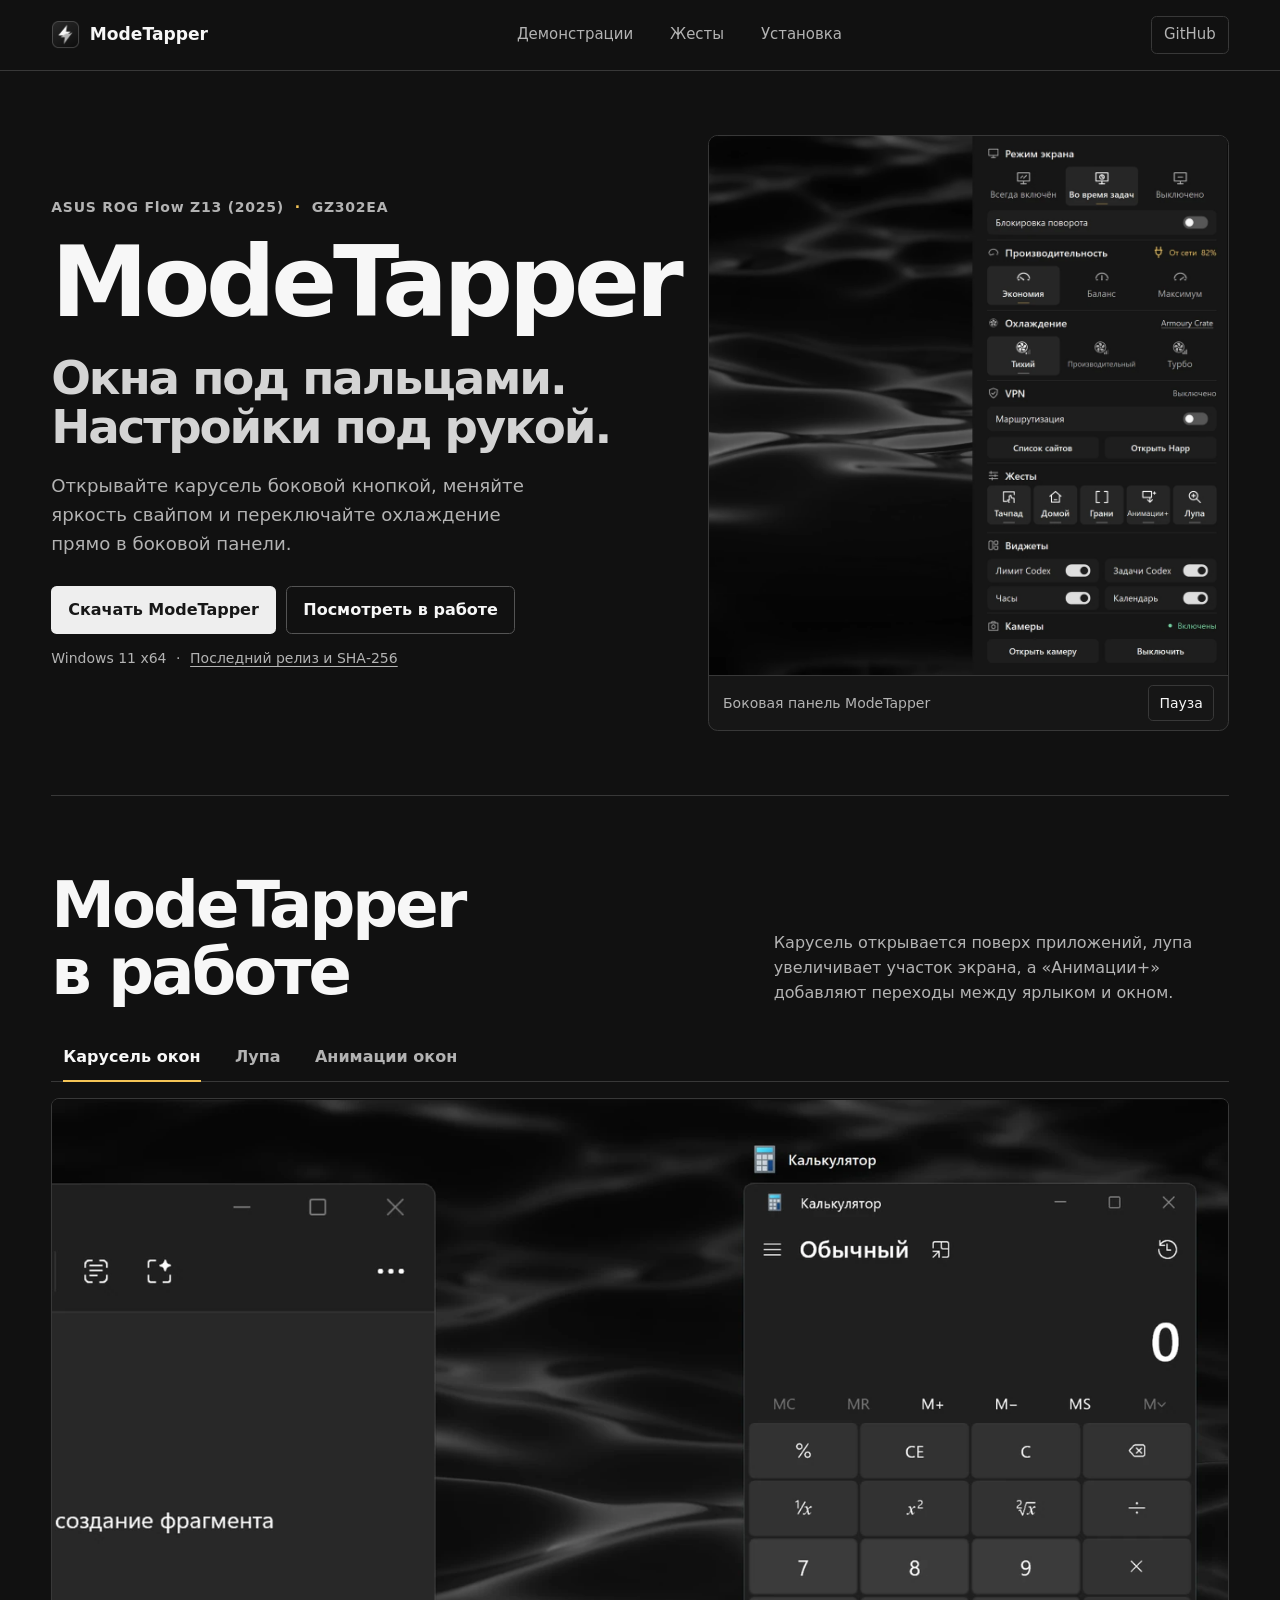
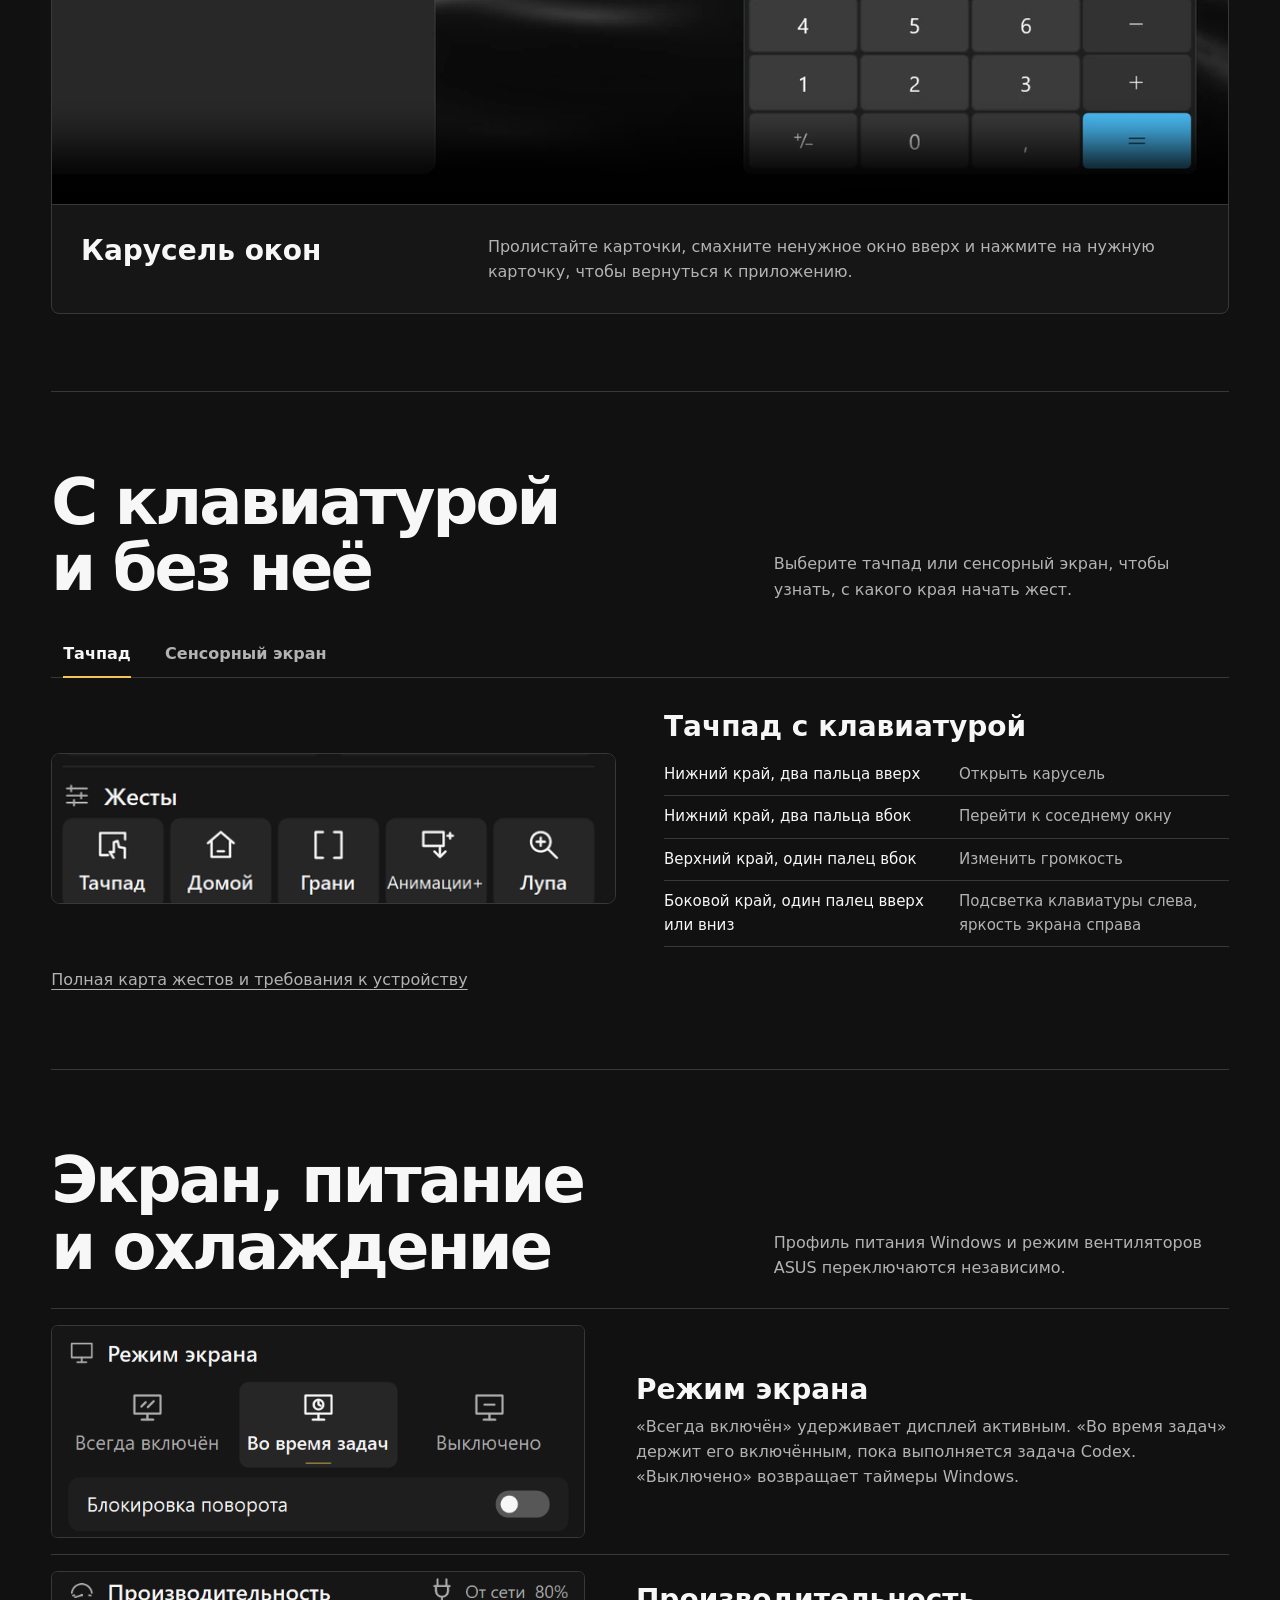
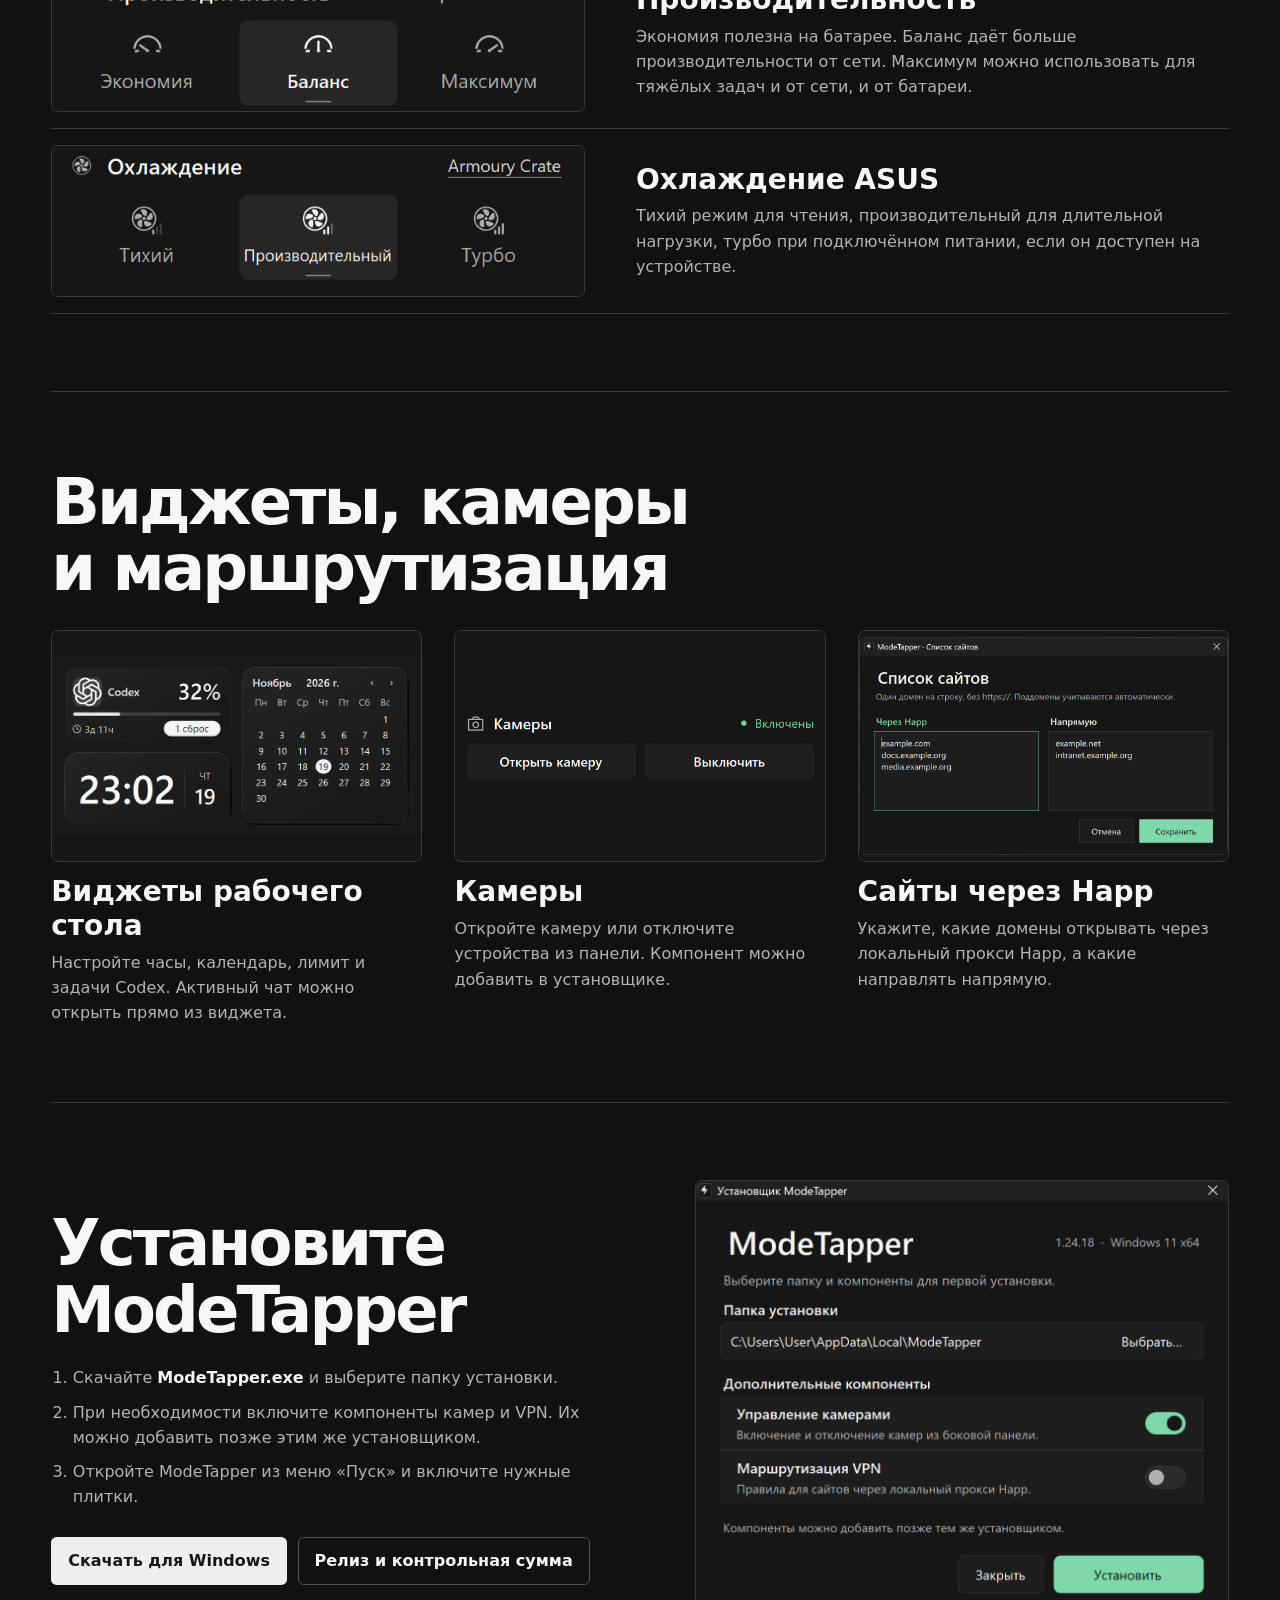
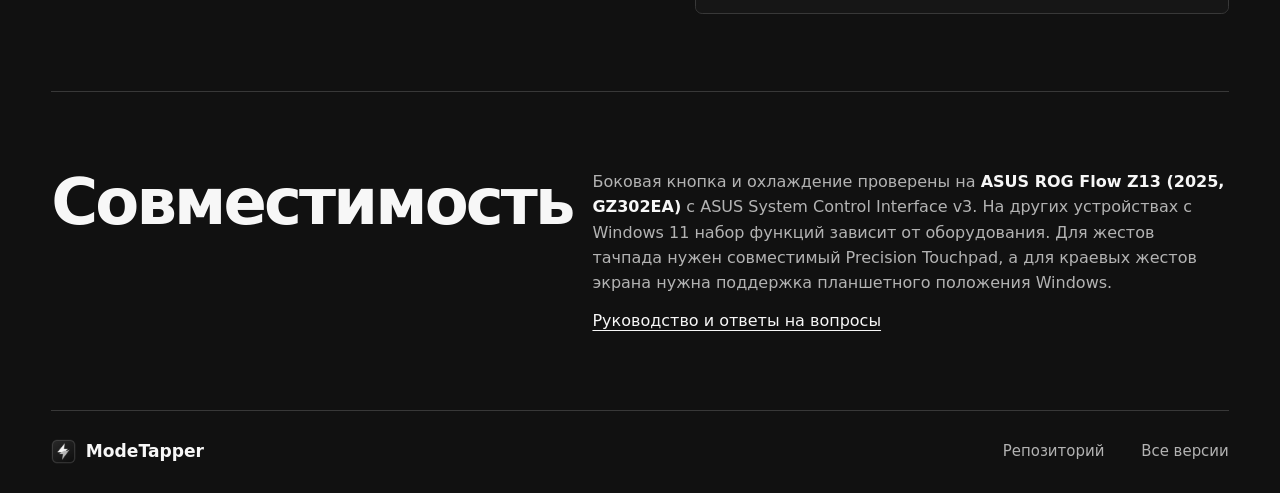
<file: index.html>
<!doctype html>
<html lang="ru">
<head>
  <meta charset="utf-8">
  <meta name="viewport" content="width=device-width, initial-scale=1">
  <title>ModeTapper для ASUS ROG Flow Z13 (2025) — скачать для Windows 11</title>
  <meta name="description" content="ModeTapper для ASUS ROG Flow Z13 (2025, GZ302EA). Карусель окон, жесты тачпада и экрана, управление питанием и охлаждением в Windows 11.">
  <meta name="theme-color" content="#111111">
  <link rel="canonical" href="https://timenti.github.io/ModeTapper/">
  <link rel="icon" href="ModeTapper.ico">
  <link rel="stylesheet" href="style.css">
  <script src="site.js" defer></script>
  <meta property="og:type" content="website">
  <meta property="og:site_name" content="ModeTapper">
  <meta property="og:title" content="ModeTapper для ASUS ROG Flow Z13">
  <meta property="og:description" content="Открывайте карусель боковой кнопкой. Управляйте окнами свайпами, а экраном, питанием и охлаждением из одной панели.">
  <meta property="og:url" content="https://timenti.github.io/ModeTapper/">
  <meta property="og:image" content="https://timenti.github.io/ModeTapper/media/carousel-motion.webp">
</head>
<body>
  <a class="skip" href="#main">К содержанию</a>
  <header class="masthead">
    <div class="wrap masthead-inner">
      <a class="brand" href="./"><img src="ModeTapper.ico" alt="" width="29" height="29"> ModeTapper</a>
      <nav aria-label="Разделы сайта">
        <a href="#demos">Демонстрации</a>
        <a href="#gestures">Жесты</a>
        <a href="#install">Установка</a>
      </nav>
      <a class="source" href="https://github.com/timenti/ModeTapper">GitHub</a>
    </div>
  </header>
  <main id="main">
    <section class="hero wrap" aria-labelledby="page-title">
      <div class="hero-copy">
        <p class="label">ASUS ROG Flow Z13 (2025) <span>·</span> GZ302EA</p>
        <h1 id="page-title">ModeTapper</h1>
        <p class="hero-title">Окна под пальцами.<br>Настройки под рукой.</p>
        <p class="hero-description">Открывайте карусель боковой кнопкой, меняйте яркость свайпом и переключайте охлаждение прямо в боковой панели.</p>
        <div class="actions">
          <a class="button primary" href="https://github.com/timenti/ModeTapper/releases/latest/download/ModeTapper.exe">Скачать ModeTapper</a>
          <a class="button secondary" href="#demos">Посмотреть в работе</a>
        </div>
        <p class="support">Windows 11 x64 <span>·</span> <a href="https://github.com/timenti/ModeTapper/releases/latest">Последний релиз и SHA‑256</a></p>
      </div>
      <figure class="hero-demo">
        <video id="panel-demo" width="1120" height="1166" muted playsinline loop controls preload="none" poster="media/panel-motion.webp" aria-label="Запись открытия и закрытия боковой панели">
          <source src="media/panel-motion.mp4" type="video/mp4">
        </video>
        <figcaption>
          <span>Боковая панель ModeTapper</span>
          <button class="motion-button" type="button" aria-controls="panel-demo" hidden>Воспроизвести</button>
        </figcaption>
      </figure>
    </section>

    <section class="section wrap" id="demos" aria-labelledby="demos-title">
      <div class="section-head">
        <h2 id="demos-title">ModeTapper в работе</h2>
        <p>Карусель открывается поверх приложений, лупа увеличивает участок экрана, а «Анимации+» добавляют переходы между ярлыком и окном.</p>
      </div>
      <div class="switcher" data-switcher>
        <div class="tablist" aria-label="Записи интерфейса" role="tablist" hidden>
          <button type="button" role="tab" id="tab-carousel" aria-controls="demo-carousel" aria-selected="true">Карусель окон</button>
          <button type="button" role="tab" id="tab-lens" aria-controls="demo-lens" aria-selected="false" tabindex="-1">Лупа</button>
          <button type="button" role="tab" id="tab-windows" aria-controls="demo-windows" aria-selected="false" tabindex="-1">Анимации окон</button>
        </div>
        <div class="demo-pane" id="demo-carousel">
          <video width="1440" height="862" controls muted playsinline preload="none" poster="media/carousel-motion.webp" aria-label="Карусель открывается из Калькулятора, листает окна и закрывает Ножницы">
            <source src="media/carousel-motion.mp4" type="video/mp4">
          </video>
          <div class="demo-copy"><h3>Карусель окон</h3><p>Пролистайте карточки, смахните ненужное окно вверх и нажмите на нужную карточку, чтобы вернуться к приложению.</p></div>
        </div>
        <div class="demo-pane" id="demo-lens">
          <video width="1280" height="708" controls muted playsinline preload="none" poster="media/lens-motion.webp" aria-label="Лупа увеличивает текст в окне на рабочем столе">
            <source src="media/lens-motion.mp4" type="video/mp4">
          </video>
          <div class="demo-copy"><h3>Лупа</h3><p>Увеличьте мелкий текст или участок интерфейса. Для фотографий есть отдельные жесты масштабирования.</p></div>
        </div>
        <div class="demo-pane" id="demo-windows">
          <video width="1440" height="862" controls muted playsinline preload="none" poster="media/window-motion.webp" aria-label="Окно Часы раскрывается от ярлыка и плавно закрывается">
            <source src="media/window-motion.mp4" type="video/mp4">
          </video>
          <div class="demo-copy"><h3>Анимации окон</h3><p>Поддерживаемое окно раскрывается из ярлыка, если ModeTapper определил его положение. Переходы также работают при сворачивании и закрытии.</p></div>
        </div>
      </div>
    </section>

    <section class="section wrap" id="gestures" aria-labelledby="gestures-title">
      <div class="section-head">
        <h2 id="gestures-title">С клавиатурой и без неё</h2>
        <p>Выберите тачпад или сенсорный экран, чтобы узнать, с какого края начать жест.</p>
      </div>
      <div class="switcher" data-switcher>
        <div class="tablist" aria-label="Способ управления" role="tablist" hidden>
          <button type="button" role="tab" id="tab-touchpad" aria-controls="gesture-touchpad" aria-selected="true">Тачпад</button>
          <button type="button" role="tab" id="tab-touchscreen" aria-controls="gesture-touchscreen" aria-selected="false" tabindex="-1">Сенсорный экран</button>
        </div>
        <div class="gesture-pane" id="gesture-touchpad">
          <img src="media/gestures.png" width="550" height="146" alt="Плитки настроек тачпада и краевых жестов в ModeTapper" loading="lazy">
          <div>
            <h3>Тачпад с клавиатурой</h3>
            <dl class="steps">
              <div><dt>Нижний край, два пальца вверх</dt><dd>Открыть карусель</dd></div>
              <div><dt>Нижний край, два пальца вбок</dt><dd>Перейти к соседнему окну</dd></div>
              <div><dt>Верхний край, один палец вбок</dt><dd>Изменить громкость</dd></div>
              <div><dt>Боковой край, один палец вверх или вниз</dt><dd>Подсветка клавиатуры слева, яркость экрана справа</dd></div>
            </dl>
          </div>
        </div>
        <div class="gesture-pane" id="gesture-touchscreen">
          <div class="edge-map" aria-hidden="true">
            <span class="edge-left">Яркость</span><span class="edge-right">Громкость</span><span class="edge-bottom">Окна</span>
          </div>
          <div>
            <h3>Сенсорный экран без клавиатуры</h3>
            <dl class="steps">
              <div><dt>Нижняя полоска, два пальца вверх</dt><dd>Открыть карусель</dd></div>
              <div><dt>Нижняя полоска, один палец вбок</dt><dd>Перейти к соседнему окну</dd></div>
              <div><dt>Левый край, один палец вверх или вниз</dt><dd>Изменить яркость</dd></div>
              <div><dt>Правый край, один палец вверх или вниз</dt><dd>Изменить громкость</dd></div>
            </dl>
          </div>
        </div>
      </div>
      <p class="section-note"><a href="https://github.com/timenti/ModeTapper/blob/main/docs/FAQ.md#какие-жесты-есть">Полная карта жестов и требования к устройству</a></p>
    </section>

    <section class="section wrap" id="controls" aria-labelledby="controls-title">
      <div class="section-head"><h2 id="controls-title">Экран, питание и охлаждение</h2><p>Профиль питания Windows и режим вентиляторов ASUS переключаются независимо.</p></div>
      <div class="control-rows">
        <article><img src="media/panel-screen.png" width="672" height="266" alt="Три режима экрана и блокировка поворота" loading="lazy">
          <div><h3>Режим экрана</h3><p>«Всегда включён» удерживает дисплей активным. «Во время задач» держит его включённым, пока выполняется задача Codex. «Выключено» возвращает таймеры Windows.</p></div>
        </article>
        <article><img src="media/panel-performance.png" width="672" height="176" alt="Экономия, баланс и максимальная производительность" loading="lazy">
          <div><h3>Производительность</h3><p>Экономия полезна на батарее. Баланс даёт больше производительности от сети. Максимум можно использовать для тяжёлых задач и от сети, и от батареи.</p></div>
        </article>
        <article><img src="media/panel-cooling.png" width="672" height="190" alt="Тихий, производительный и турбо-профили охлаждения ASUS" loading="lazy">
          <div><h3>Охлаждение ASUS</h3><p>Тихий режим для чтения, производительный для длительной нагрузки, турбо при подключённом питании, если он доступен на устройстве.</p></div>
        </article>
      </div>
    </section>

    <section class="section wrap" aria-labelledby="extras-title">
      <div class="section-head"><h2 id="extras-title">Виджеты, камеры и маршрутизация</h2></div>
      <div class="extra-grid">
        <article><img src="media/desktop-widgets.png" width="860" height="423" alt="Часы, календарь и лимит Codex на рабочем столе" loading="lazy">
          <h3>Виджеты рабочего стола</h3><p>Настройте часы, календарь, лимит и задачи Codex. Активный чат можно открыть прямо из виджета.</p></article>
        <article><img src="media/panel-cameras.png" width="672" height="137" alt="Переключатель и кнопка открытия камеры в ModeTapper" loading="lazy">
          <h3>Камеры</h3><p>Откройте камеру или отключите устройства из панели. Компонент можно добавить в установщике.</p></article>
        <article><img src="media/vpn-sites.png" width="1140" height="672" alt="Колонки «Через Happ» и «Напрямую» в списке сайтов" loading="lazy">
          <h3>Сайты через Happ</h3><p>Укажите, какие домены открывать через локальный прокси Happ, а какие направлять напрямую.</p></article>
      </div>
    </section>

    <section class="section wrap install" id="install" aria-labelledby="install-title">
      <div>
        <h2 id="install-title">Установите ModeTapper</h2>
        <ol>
          <li>Скачайте <strong>ModeTapper.exe</strong> и выберите папку установки.</li>
          <li>При необходимости включите компоненты камер и VPN. Их можно добавить позже этим же установщиком.</li>
          <li>Откройте ModeTapper из меню «Пуск» и включите нужные плитки.</li>
        </ol>
        <div class="actions">
          <a class="button primary" href="https://github.com/timenti/ModeTapper/releases/latest/download/ModeTapper.exe">Скачать для Windows</a>
          <a class="button secondary" href="https://github.com/timenti/ModeTapper/releases/latest">Релиз и контрольная сумма</a>
        </div>
      </div>
      <img src="media/installer.png" width="1077" height="876" alt="Установщик ModeTapper с выбором папки и компонентов" loading="lazy">
    </section>

    <section class="section wrap compatibility" aria-labelledby="compatibility-title">
      <h2 id="compatibility-title">Совместимость</h2>
      <div><p>Боковая кнопка и охлаждение проверены на <strong>ASUS ROG Flow Z13 (2025, GZ302EA)</strong> с ASUS System Control Interface v3. На других устройствах с Windows 11 набор функций зависит от оборудования. Для жестов тачпада нужен совместимый Precision Touchpad, а для краевых жестов экрана нужна поддержка планшетного положения Windows.</p>
      <a href="https://github.com/timenti/ModeTapper/blob/main/docs/FAQ.md">Руководство и ответы на вопросы</a></div>
    </section>
  </main>
  <footer class="wrap footer">
    <a class="brand" href="./"><img src="ModeTapper.ico" alt="" width="25" height="25"> ModeTapper</a>
    <nav aria-label="Ссылки проекта"><a href="https://github.com/timenti/ModeTapper">Репозиторий</a><a href="https://github.com/timenti/ModeTapper/releases">Все версии</a></nav>
  </footer>
</body>
</html>
</file>
<file: style.css>
:root {
  color-scheme: dark;
  --background: #111;
  --surface: #161616;
  --ink: #f7f7f7;
  --muted: #b3b3b3;
  --line: #383838;
  --amber: #f5c557;
  font: 1rem/1.58 "Segoe UI", system-ui, sans-serif;
  color: var(--ink);
  background: var(--background);
}

*, *::before, *::after { box-sizing: border-box; }
[hidden] { display: none !important; }
body, h1, h2, h3, p, figure, dl, dd { margin: 0; }
a { color: inherit; text-underline-offset: .24em; }
a:hover { color: white; }
button { font: inherit; color: inherit; cursor: pointer; }
:focus-visible { outline: 2px solid var(--amber); outline-offset: .24rem; }
img, video { display: block; max-width: 100%; height: auto; }
.skip { position: absolute; z-index: 5; left: 1rem; top: 1rem; padding: .75rem; background: var(--surface); transform: translateY(-175%); }
.skip:focus { transform: none; }
.wrap { width: min(76rem, calc(100% - clamp(2rem, 8vw, 8rem))); margin-inline: auto; }
section[id] { scroll-margin-top: 1.25rem; }

.masthead { border-bottom: 1px solid var(--line); }
.masthead-inner, .footer { display: flex; justify-content: space-between; align-items: center; gap: 1.25rem; min-height: 4.35rem; }
.brand { display: inline-flex; gap: .6rem; align-items: center; flex-shrink: 0; text-decoration: none; font-weight: 650; font-size: 1.07rem; }
.masthead nav, .footer nav { display: flex; flex-wrap: wrap; gap: clamp(.85rem, 3vw, 2.3rem); }
.masthead nav a, .footer nav a, .source { color: var(--muted); font-size: .935rem; text-decoration: none; }
.masthead nav a:hover, .footer nav a:hover, .source:hover { color: var(--ink); text-decoration: underline; }
.source { padding: .38rem .75rem; border: 1px solid var(--line); border-radius: .35rem; }

.hero { display: grid; grid-template-columns: minmax(0, 1.14fr) minmax(0, 1fr); gap: clamp(1.6rem, 5vw, 5rem); align-items: center; padding-block: clamp(2rem, 5vw, 4.25rem); }
.hero-copy { min-width: 0; }
.label { color: var(--muted); font-size: .875rem; font-weight: 600; letter-spacing: .055em; }
.label span, .support span { margin-inline: .32rem; }
.label span { color: var(--amber); }
h1, h2, .hero-title { letter-spacing: -.045em; line-height: 1.04; }
h1 { font-size: clamp(3rem, 7.6vw, 7.4rem); font-weight: 720; margin-block: .85rem 1.35rem; }
.hero-title { font-size: clamp(1.9rem, 3.65vw, 3.65rem); color: #d4d4d4; font-weight: 600; }
.hero-description { color: var(--muted); max-width: 32rem; margin-top: 1.3rem; font-size: clamp(1rem, 1.42vw, 1.18rem); }
.actions { display: flex; flex-wrap: wrap; gap: .65rem; align-items: center; margin-top: 1.7rem; }
.button { display: inline-flex; justify-content: center; align-items: center; padding: .58rem 1rem; min-height: 3rem; border: 1px solid transparent; border-radius: .35rem; text-align: center; text-decoration: none; font-weight: 650; }
.primary { background: #eee; color: #171717; }
.primary:hover { color: #171717; background: white; }
.secondary { border-color: #545454; }
.secondary:hover { background: #252525; border-color: #797979; }
.support { margin-top: .85rem; color: var(--muted); font-size: .875rem; }
.hero-demo { overflow: hidden; border: 1px solid var(--line); border-radius: .6rem; background: var(--surface); }
.hero-demo video { width: 100%; aspect-ratio: 1120 / 1166; background: #0c0c0c; }
.hero-demo figcaption { min-height: 3.4rem; display: flex; flex-wrap: wrap; align-items: center; justify-content: space-between; gap: .45rem 1rem; padding: .45rem .85rem; color: var(--muted); font-size: .875rem; border-top: 1px solid var(--line); }
.motion-button { min-height: 2.3rem; padding: .15rem .65rem; border: 1px solid var(--line); border-radius: .3rem; background: transparent; color: var(--ink); }
.motion-button:hover { background: #292929; }

.section { border-top: 1px solid var(--line); padding-block: clamp(2.6rem, 6vw, 5.3rem); }
.section-head { display: grid; grid-template-columns: minmax(0, 1.2fr) minmax(0, .8fr); align-items: end; gap: 1rem 2.5rem; margin-bottom: 1.75rem; }
h2 { font-size: clamp(2rem, 5vw, 4.25rem); font-weight: 660; text-wrap: balance; }
h3 { font-size: clamp(1.2rem, 2.5vw, 1.75rem); font-weight: 640; line-height: 1.2; }
.section-head p, .demo-copy p, .control-rows p, .extra-grid p, .compatibility p { color: var(--muted); }
.section-head p { max-width: 38rem; }
.tablist { display: flex; gap: .2rem .65rem; flex-wrap: wrap; margin-bottom: 1rem; border-bottom: 1px solid var(--line); }
.tablist button { position: relative; min-height: 2.95rem; padding: .5rem .75rem; background: transparent; border: 0; color: var(--muted); font-weight: 600; }
.tablist button:hover, .tablist [aria-selected="true"] { color: var(--ink); }
.tablist [aria-selected="true"]::after { position: absolute; content: ""; height: 2px; inset: auto .75rem -1px; background: var(--amber); }
.demo-pane { overflow: hidden; border: 1px solid var(--line); border-radius: .5rem; background: var(--surface); }
.demo-pane + .demo-pane:not([hidden]) { margin-top: 1rem; }
.demo-pane video { width: 100%; aspect-ratio: 5 / 3; object-fit: contain; background: #0c0c0c; }
.demo-copy { display: grid; grid-template-columns: minmax(0, .7fr) minmax(0, 1.3fr); gap: .75rem 1.5rem; padding: clamp(1rem, 2.7vw, 1.8rem); border-top: 1px solid var(--line); }

.gesture-pane { display: grid; grid-template-columns: minmax(0, 1fr) minmax(0, 1fr); gap: clamp(1rem, 4vw, 3rem); align-items: center; padding-top: 1rem; }
.gesture-pane + .gesture-pane:not([hidden]) { margin-top: 2rem; }
.gesture-pane img, .edge-map { width: 100%; border: 1px solid var(--line); border-radius: .55rem; background: var(--surface); }
.edge-map { position: relative; display: grid; grid-template-columns: 1fr 1fr; align-items: center; gap: .7rem; padding: 1.2rem; aspect-ratio: 16 / 10; box-shadow: inset 0 0 0 .35rem #1b1b1b; }
.edge-map span { color: var(--ink); border: 1px solid #585858; font-size: .9rem; text-align: center; padding: .55rem; border-radius: .25rem; }
.edge-left { border-left-color: var(--amber) !important; justify-self: start; }
.edge-right { border-right-color: var(--amber) !important; justify-self: end; }
.edge-bottom { grid-column: 1 / -1; align-self: end; justify-self: center; min-width: 38%; border-bottom-color: var(--amber) !important; }
.steps { margin-top: .65rem; }
.steps div { display: grid; grid-template-columns: minmax(0, 1.04fr) minmax(0, 1fr); padding-block: .55rem; gap: .45rem .9rem; border-bottom: 1px solid var(--line); font-size: .94rem; }
.steps dd, .section-note { color: var(--muted); }
.section-note { margin-top: 1.25rem; }

.control-rows article { display: grid; grid-template-columns: minmax(0, .9fr) minmax(0, 1fr); gap: clamp(.85rem, 4vw, 3.25rem); align-items: center; border-bottom: 1px solid var(--line); padding-block: 1rem; }
.control-rows article:first-child { border-top: 1px solid var(--line); }
.control-rows img { width: 100%; border: 1px solid var(--line); border-radius: .4rem; }
.control-rows p, .extra-grid p { margin-top: .45rem; }
.extra-grid { display: grid; grid-template-columns: repeat(3, minmax(0, 1fr)); gap: clamp(1.2rem, 2.8vw, 2rem); }
.extra-grid img { width: 100%; aspect-ratio: 16 / 10; object-fit: contain; background: var(--surface); border: 1px solid var(--line); border-radius: .45rem; }
.extra-grid h3 { margin-top: .85rem; }

.install, .compatibility { display: grid; grid-template-columns: minmax(0, 1fr) minmax(0, .92fr); align-items: center; gap: clamp(1rem, 5vw, 4rem); }
.install ol { margin-block: 1.4rem 0; padding-inline-start: 1.35rem; }
.install li + li { margin-top: .55rem; }
.install li { color: var(--muted); }
.install li strong, .compatibility strong { color: var(--ink); }
.install img { width: 100%; border: 1px solid var(--line); border-radius: .45rem; }
.compatibility { align-items: start; grid-template-columns: minmax(0, .75fr) minmax(0, 1fr); }
.compatibility a { display: inline-block; margin-top: .8rem; }
.footer { border-top: 1px solid var(--line); min-height: 5.15rem; }

@media (max-width: 55rem) {
  .hero { gap: 1.5rem; }
  .section-head { grid-template-columns: minmax(0, 1fr); }
  .masthead nav { gap: 1rem; }
}
@media (max-width: 45rem) {
  .masthead nav { display: none; }
  .hero, .extra-grid, .demo-copy, .gesture-pane, .control-rows article, .install, .compatibility { grid-template-columns: minmax(0, 1fr); }
  h1 { font-size: clamp(3rem, 10vw, 5rem); }
  .hero-demo { max-width: 33rem; }
  .extra-grid img { aspect-ratio: auto; max-height: 16rem; }
  .control-rows img { max-width: 38rem; }
  .hero-title { font-size: clamp(1.85rem, 6vw, 2.8rem); }
}
@media (max-width: 25rem) {
  .actions { align-items: stretch; flex-direction: column; }
  .tablist button { font-size: .9rem; padding-inline: .45rem; }
  .tablist [aria-selected="true"]::after { inset-inline: .45rem; }
  .footer nav { flex-direction: column; gap: .35rem; padding-block: .6rem; }
}
@media (prefers-reduced-motion: no-preference) {
  .button, .motion-button, .tablist button { transition: color .14s ease, background-color .14s ease, border-color .14s ease; }
}
</file>
